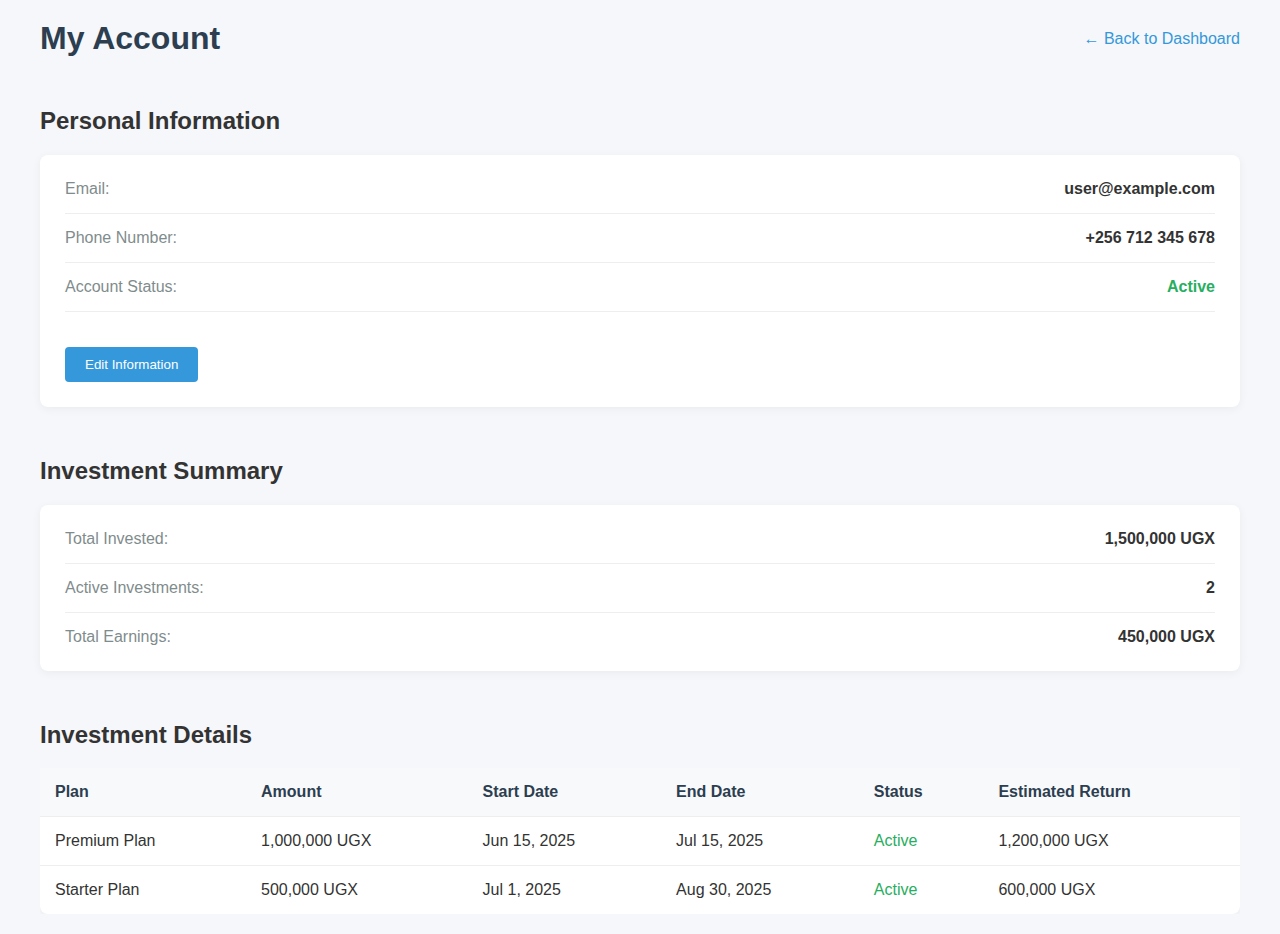
<file: account.html>
<!DOCTYPE html>
<html lang="en">
<head>
    <meta charset="UTF-8">
    <meta name="viewport" content="width=device-width, initial-scale=1.0">
    <title>My Account - InvestPro</title>
    <link rel="stylesheet" href="account.css">
</head>
<body>
    <div class="account-container">
        <header class="account-header">
            <h1>My Account</h1>
            <a href="/dashboard.html" class="back-button">← Back to Dashboard</a>
        </header>

        <div class="account-content">
            <section class="account-info">
                <h2>Personal Information</h2>
                <div class="info-card">
                    <div class="info-item">
                        <span class="info-label">Email:</span>
                        <span id="user-email" class="info-value">loading...</span>
                    </div>
                    <div class="info-item">
                        <span class="info-label">Phone Number:</span>
                        <span id="user-phone" class="info-value">loading...</span>
                    </div>
                    <div class="info-item">
                        <span class="info-label">Account Status:</span>
                        <span id="account-status" class="info-value status-active">Active</span>
                    </div>
                    <button id="edit-info-btn" class="edit-button">Edit Information</button>
                </div>
            </section>

            <section class="investment-summary">
                <h2>Investment Summary</h2>
                <div class="summary-card">
                    <div class="summary-item">
                        <span class="summary-label">Total Invested:</span>
                        <span id="total-invested" class="summary-value">0 UGX</span>
                    </div>
                    <div class="summary-item">
                        <span class="summary-label">Active Investments:</span>
                        <span id="active-investments" class="summary-value">0</span>
                    </div>
                    <div class="summary-item">
                        <span class="summary-label">Total Earnings:</span>
                        <span id="total-earnings" class="summary-value">0 UGX</span>
                    </div>
                </div>
            </section>

            <section class="investment-details">
                <h2>Investment Details</h2>
                <div class="investments-table-container">
                    <table class="investments-table">
                        <thead>
                            <tr>
                                <th>Plan</th>
                                <th>Amount</th>
                                <th>Start Date</th>
                                <th>End Date</th>
                                <th>Status</th>
                                <th>Estimated Return</th>
                            </tr>
                        </thead>
                        <tbody id="investments-list">
                            <!-- Will be populated by JavaScript -->
                        </tbody>
                    </table>
                </div>
            </section>
        </div>
    </div>

    <!-- Edit Info Modal -->
    <div id="edit-modal" class="modal">
        <div class="modal-content">
            <span class="close-modal">&times;</span>
            <h2>Edit Account Information</h2>
            <form id="edit-form">
                <div class="form-group">
                    <label for="edit-email">Email Address</label>
                    <input type="email" id="edit-email" required>
                </div>
                <div class="form-group">
                    <label for="edit-phone">Phone Number</label>
                    <input type="tel" id="edit-phone" required>
                </div>
                <div class="form-group">
                    <label for="current-password">Current Password</label>
                    <input type="password" id="current-password" required>
                </div>
                <button type="submit" class="save-button">Save Changes</button>
            </form>
        </div>
    </div>

    <script src="account.js"></script>
</body>
</html>
</file>
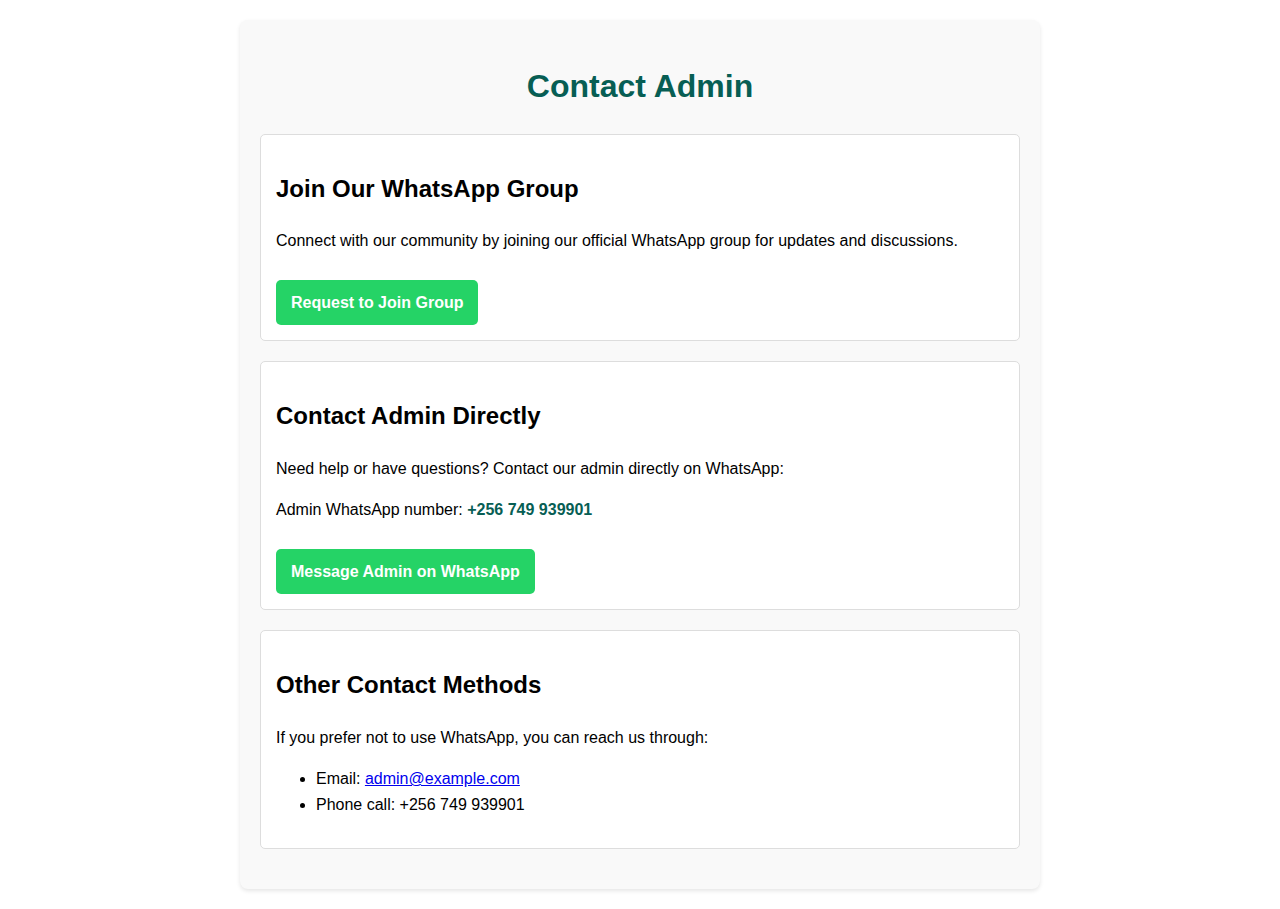
<file: contact.html>
<!DOCTYPE html>
<html lang="en">
<head>
    <meta charset="UTF-8">
    <meta name="viewport" content="width=device-width, initial-scale=1.0">
    <title>Contact Admin</title>
    <style>
        body {
            font-family: Arial, sans-serif;
            max-width: 800px;
            margin: 0 auto;
            padding: 20px;
            line-height: 1.6;
        }
        .container {
            background-color: #f9f9f9;
            border-radius: 8px;
            padding: 20px;
            box-shadow: 0 2px 4px rgba(0,0,0,0.1);
        }
        h1 {
            color: #075e54; /* WhatsApp green */
            text-align: center;
        }
        .contact-option {
            margin: 20px 0;
            padding: 15px;
            border: 1px solid #ddd;
            border-radius: 5px;
            background-color: white;
        }
        .whatsapp-btn {
            display: inline-block;
            background-color: #25D366;
            color: white;
            text-decoration: none;
            padding: 10px 15px;
            border-radius: 5px;
            font-weight: bold;
            margin-top: 10px;
        }
        .whatsapp-btn:hover {
            background-color: #128C7E;
        }
        .admin-number {
            font-weight: bold;
            color: #075e54;
        }
    </style>
</head>
<body>
    <div class="container">
        <h1>Contact Admin</h1>
        
        <div class="contact-option">
            <h2>Join Our WhatsApp Group</h2>
            <p>Connect with our community by joining our official WhatsApp group for updates and discussions.</p>
            <a href="https://wa.me/+256749939901?text=Hi%20Admin,%20I%20would%20like%20to%20join%20the%20WhatsApp%20group" class="whatsapp-btn">
                Request to Join Group
            </a>
        </div>
        
        <div class="contact-option">
            <h2>Contact Admin Directly</h2>
            <p>Need help or have questions? Contact our admin directly on WhatsApp:</p>
            <p>Admin WhatsApp number: <span class="admin-number">+256 749 939901</span></p>
            <a href="https://wa.me/+256749939901?text=Hi%20Admin,%20I%20need%20help%20with..." class="whatsapp-btn">
                Message Admin on WhatsApp
            </a>
        </div>
        
        <div class="contact-option">
            <h2>Other Contact Methods</h2>
            <p>If you prefer not to use WhatsApp, you can reach us through:</p>
            <ul>
                <li>Email: <a href="mailto:admin@example.com">admin@example.com</a></li>
                <li>Phone call: +256 749 939901</li>
            </ul>
        </div>
    </div>
</body>
</html>
</file>
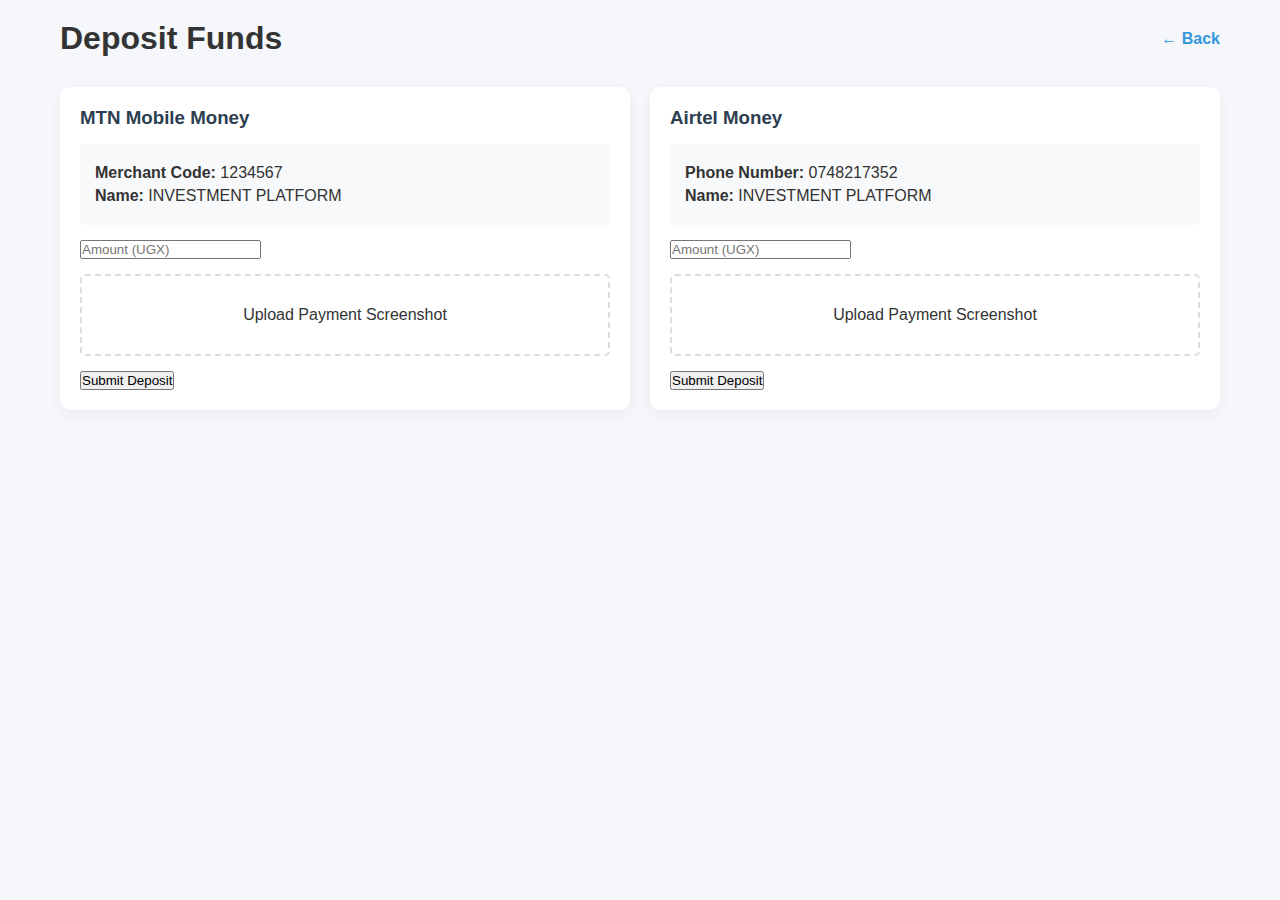
<file: deposit.html>
<!DOCTYPE html>
<html lang="en">
<head>
    <meta charset="UTF-8">
    <title>Deposit Funds</title>
    <link rel="stylesheet" href="style.css">
</head>
<body>
    <div class="container">
        <header>
            <h1>Deposit Funds</h1>
            <a href="dashboard.html" class="back-btn">← Back</a>
        </header>

        <div class="payment-methods">
            <div class="method-card">
                <h3>MTN Mobile Money</h3>
                <div class="merchant-info">
                    <p><strong>Merchant Code:</strong> 1234567</p>
                    <p><strong>Name:</strong> INVESTMENT PLATFORM</p>
                </div>
                <input type="number" placeholder="Amount (UGX)" id="mtn-amount">
                <div class="upload-area" id="mtn-upload">
                    <p>Upload Payment Screenshot</p>
                    <input type="file" id="mtn-screenshot" accept="image/*" hidden>
                </div>
                <button onclick="submitDeposit('mtn')">Submit Deposit</button>
            </div>

            <div class="method-card">
                <h3>Airtel Money</h3>
                <div class="merchant-info">
                    <p><strong>Phone Number:</strong> 0748217352</p>
                    <p><strong>Name:</strong> INVESTMENT PLATFORM</p>
                </div>
                <input type="number" placeholder="Amount (UGX)" id="airtel-amount">
                <div class="upload-area" id="airtel-upload">
                    <p>Upload Payment Screenshot</p>
                    <input type="file" id="airtel-screenshot" accept="image/*" hidden>
                </div>
                <button onclick="submitDeposit('airtel')">Submit Deposit</button>
            </div>
        </div>
    </div>
    <script src="script.js"></script>
</body>
</html>
</file>
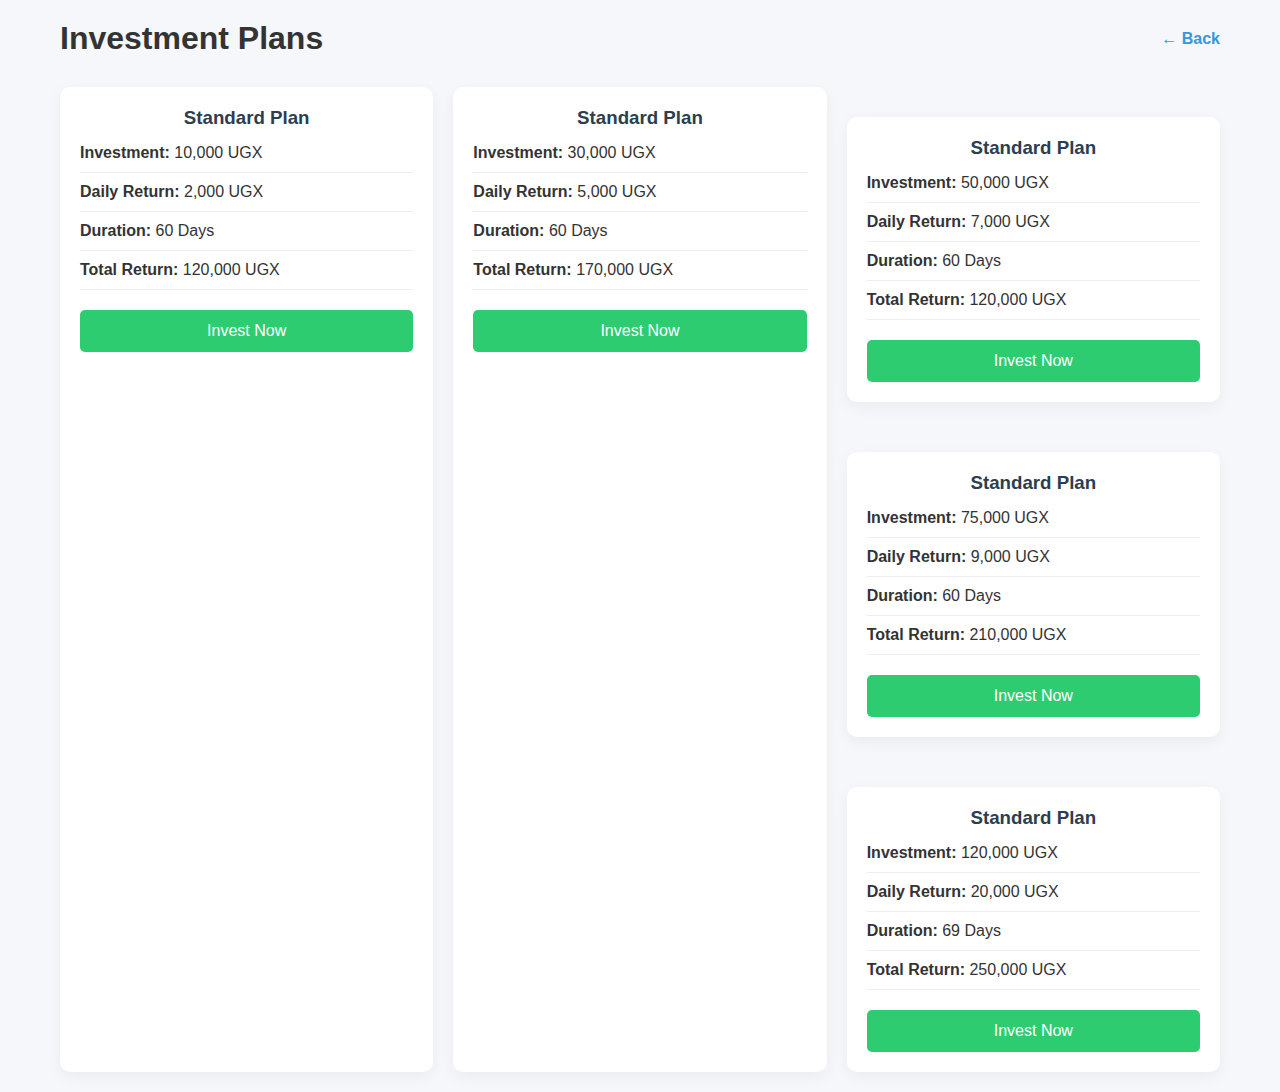
<file: invest.html>
<!DOCTYPE html>
<html lang="en">
<head>
    <meta charset="UTF-8">
    <title>Investment Plans</title>
    <link rel="stylesheet" href="style.css">
</head>
<body>
    <div class="container">
        <header>
            <h1>Investment Plans</h1>
            <a href="dashboard.html" class="back-btn">← Back</a>
        </header>

        <div class="plans-container">
            <div class="plan-card">
                <h3>Standard Plan</h3>
                <div class="plan-details">
                    <p><strong>Investment:</strong> 10,000 UGX</p>
                    <p><strong>Daily Return:</strong> 2,000 UGX</p>
                    <p><strong>Duration:</strong> 60 Days</p>
                    <p><strong>Total Return:</strong> 120,000 UGX</p>
                </div>
                <button onclick="invest(10000, 2000, 60)">Invest Now</button>
            </div>

            <div class="plan-card">
                <h3>Standard Plan</h3>
                <div class="plan-details">
                    <p><strong>Investment:</strong> 30,000 UGX</p>
                    <p><strong>Daily Return:</strong> 5,000 UGX</p>
                    <p><strong>Duration:</strong> 60 Days</p>
                    <p><strong>Total Return:</strong> 170,000 UGX</p>
                </div>
                <button onclick="invest(30000, 5000, 60)">Invest Now</button>
            </div>
            
        <div class="plans-container">
            <div class="plan-card">
                <h3>Standard Plan</h3>
                <div class="plan-details">
                    <p><strong>Investment:</strong> 50,000 UGX</p>
                    <p><strong>Daily Return:</strong> 7,000 UGX</p>
                    <p><strong>Duration:</strong> 60 Days</p>
                    <p><strong>Total Return:</strong> 120,000 UGX</p>
                </div>
                <button onclick="invest(50000, 7000, 60)">Invest Now</button>
            </div>
            
        <div class="plans-container">
            <div class="plan-card">
                <h3>Standard Plan</h3>
                <div class="plan-details">
                    <p><strong>Investment:</strong> 75,000 UGX</p>
                    <p><strong>Daily Return:</strong> 9,000 UGX</p>
                    <p><strong>Duration:</strong> 60 Days</p>
                    <p><strong>Total Return:</strong> 210,000 UGX</p>
                </div>
                <button onclick="invest(75000, 9000, 60)">Invest Now</button>
            </div>

        <div class="plans-container">
            <div class="plan-card">
                <h3>Standard Plan</h3>
                <div class="plan-details">
                    <p><strong>Investment:</strong> 120,000 UGX</p>
                    <p><strong>Daily Return:</strong> 20,000 UGX</p>
                    <p><strong>Duration:</strong> 69 Days</p>
                    <p><strong>Total Return:</strong> 250,000 UGX</p>
                </div>
                <button onclick="invest(120000, 20000, 69)">Invest Now</button>
            </div>
            <!-- Add more plans as needed -->
        </div>
    </div>
    <script src="script.js"></script>
</body>
</html>
</file>
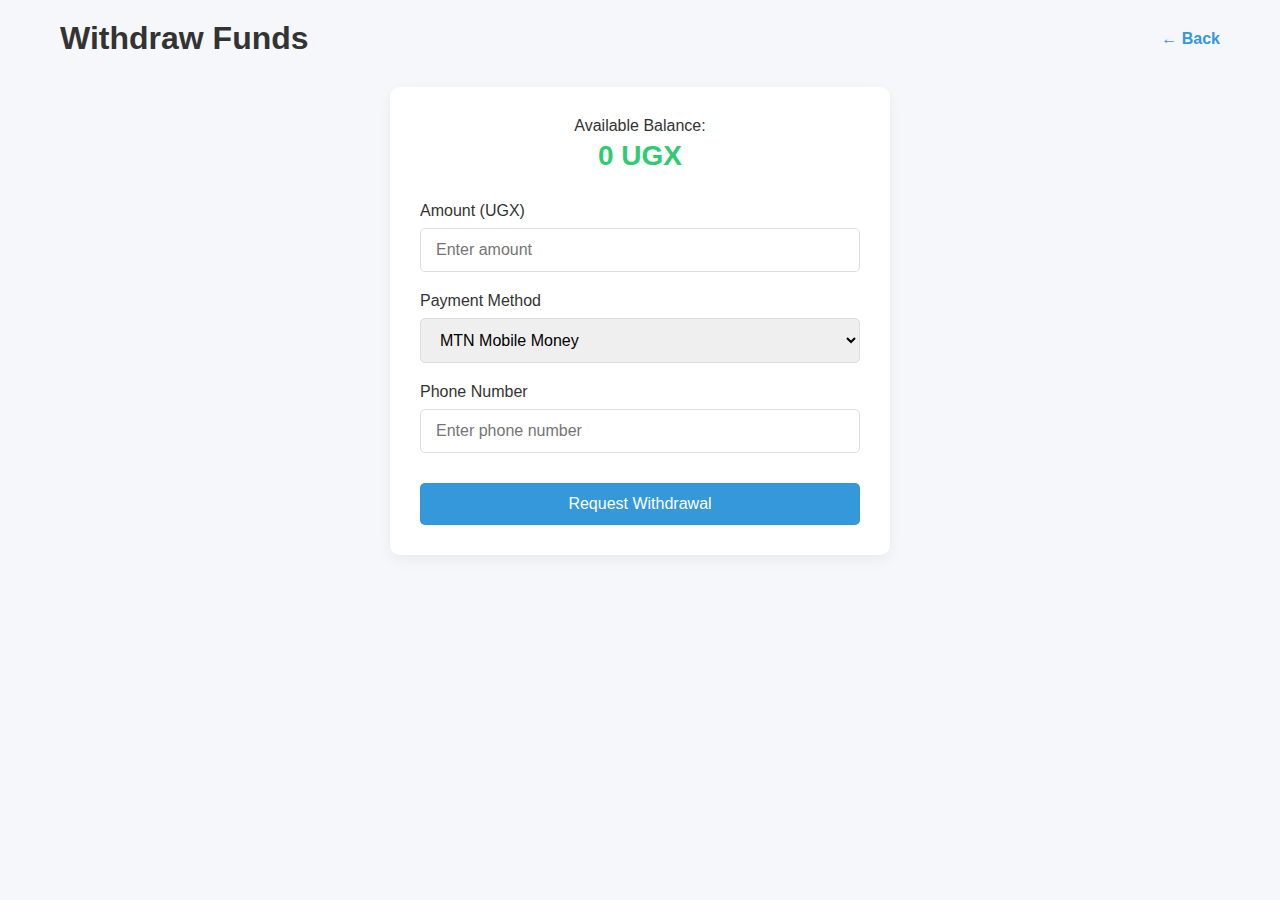
<file: withdraw.html>
<!DOCTYPE html>
<html lang="en">
<head>
    <meta charset="UTF-8">
    <title>Withdraw Funds</title>
    <link rel="stylesheet" href="style.css">
</head>
<body>
    <div class="container">
        <header>
            <h1>Withdraw Funds</h1>
            <a href="dashboard.html" class="back-btn">← Back</a>
        </header>

        <div class="withdraw-form">
            <div class="balance-display">
                <p>Available Balance:</p>
                <h2 id="user-balance">0 UGX</h2>
            </div>

            <div class="form-group">
                <label>Amount (UGX)</label>
                <input type="number" id="withdraw-amount" placeholder="Enter amount">
            </div>

            <div class="form-group">
                <label>Payment Method</label>
                <select id="withdraw-method">
                    <option value="mtn">MTN Mobile Money</option>
                    <option value="airtel">Airtel Money</option>
                </select>
            </div>

            <div class="form-group">
                <label>Phone Number</label>
                <input type="tel" id="withdraw-phone" placeholder="Enter phone number">
            </div>

            <button onclick="submitWithdrawal()">Request Withdrawal</button>
        </div>
    </div>
    <script src="script.js"></script>
</body>
</html>
</file>
<file: account.css>
/* Account Page Styles */
body {
    font-family: 'Segoe UI', Tahoma, Geneva, Verdana, sans-serif;
    background-color: #f5f7fa;
    margin: 0;
    padding: 0;
    color: #333;
}

.account-container {
    max-width: 1200px;
    margin: 0 auto;
    padding: 20px;
}

.account-header {
    display: flex;
    justify-content: space-between;
    align-items: center;
    margin-bottom: 30px;
}

.account-header h1 {
    color: #2c3e50;
    margin: 0;
}

.back-button {
    text-decoration: none;
    color: #3498db;
    font-weight: 500;
}

.back-button:hover {
    text-decoration: underline;
}

.account-content {
    display: grid;
    grid-template-columns: 1fr;
    gap: 30px;
}

.info-card, .summary-card {
    background-color: white;
    border-radius: 8px;
    padding: 25px;
    box-shadow: 0 2px 10px rgba(0, 0, 0, 0.05);
}

.info-item, .summary-item {
    display: flex;
    justify-content: space-between;
    margin-bottom: 15px;
    padding-bottom: 15px;
    border-bottom: 1px solid #eee;
}

.info-item:last-child, .summary-item:last-child {
    border-bottom: none;
    margin-bottom: 0;
    padding-bottom: 0;
}

.info-label, .summary-label {
    font-weight: 500;
    color: #7f8c8d;
}

.info-value, .summary-value {
    font-weight: 600;
}

.status-active {
    color: #27ae60;
}

.status-pending {
    color: #f39c12;
}

.edit-button {
    background-color: #3498db;
    color: white;
    border: none;
    padding: 10px 20px;
    border-radius: 4px;
    cursor: pointer;
    font-weight: 500;
    margin-top: 20px;
    transition: background-color 0.3s;
}

.edit-button:hover {
    background-color: #2980b9;
}

.investments-table-container {
    overflow-x: auto;
}

.investments-table {
    width: 100%;
    border-collapse: collapse;
    background-color: white;
    box-shadow: 0 2px 10px rgba(0, 0, 0, 0.05);
    border-radius: 8px;
}

.investments-table th {
    background-color: #f8f9fa;
    padding: 15px;
    text-align: left;
    font-weight: 600;
    color: #2c3e50;
}

.investments-table td {
    padding: 15px;
    border-top: 1px solid #eee;
}

/* Modal Styles */
.modal {
    display: none;
    position: fixed;
    z-index: 1000;
    left: 0;
    top: 0;
    width: 100%;
    height: 100%;
    background-color: rgba(0, 0, 0, 0.5);
}

.modal-content {
    background-color: white;
    margin: 10% auto;
    padding: 30px;
    border-radius: 8px;
    width: 90%;
    max-width: 500px;
    position: relative;
}

.close-modal {
    position: absolute;
    right: 20px;
    top: 20px;
    font-size: 24px;
    cursor: pointer;
    color: #7f8c8d;
}

.close-modal:hover {
    color: #333;
}

.form-group {
    margin-bottom: 20px;
}

.form-group label {
    display: block;
    margin-bottom: 8px;
    font-weight: 500;
}

.form-group input {
    width: 100%;
    padding: 10px;
    border: 1px solid #ddd;
    border-radius: 4px;
    font-size: 16px;
}

.save-button {
    background-color: #27ae60;
    color: white;
    border: none;
    padding: 12px 20px;
    border-radius: 4px;
    cursor: pointer;
    font-weight: 500;
    width: 100%;
    font-size: 16px;
    transition: background-color 0.3s;
}

.save-button:hover {
    background-color: #219653;
}

@media (max-width: 768px) {
    .account-header {
        flex-direction: column;
        align-items: flex-start;
    }
    
    .back-button {
        margin-top: 10px;
    }
    
    .info-item, .summary-item {
        flex-direction: column;
    }
    
    .info-label, .summary-label {
        margin-bottom: 5px;
    }
}
</file>
<file: style.css>
/* Global Styles */
:root {
    --primary: #3498db;
    --secondary: #2ecc71;
    --dark: #2c3e50;
    --light: #ecf0f1;
    --danger: #e74c3c;
    --warning: #f39c12;
}

* {
    margin: 0;
    padding: 0;
    box-sizing: border-box;
    font-family: 'Segoe UI', Tahoma, Geneva, Verdana, sans-serif;
}

body {
    background-color: #f5f7fa;
    color: #333;
}

.container {
    max-width: 1200px;
    margin: 0 auto;
    padding: 20px;
}

header {
    display: flex;
    justify-content: space-between;
    align-items: center;
    margin-bottom: 30px;
}

.back-btn {
    text-decoration: none;
    color: var(--primary);
    font-weight: bold;
}

/* Auth Styles */
.auth-container {
    display: flex;
    justify-content: center;
    align-items: center;
    min-height: 100vh;
    background: linear-gradient(135deg, var(--primary), var(--secondary));
}

.auth-box {
    background: white;
    border-radius: 10px;
    box-shadow: 0 10px 30px rgba(0, 0, 0, 0.1);
    width: 100%;
    max-width: 400px;
    overflow: hidden;
}

.tabs {
    display: flex;
}

.tab {
    flex: 1;
    padding: 15px;
    text-align: center;
    background: #f8f9fa;
    border: none;
    cursor: pointer;
    font-weight: bold;
    transition: all 0.3s;
}

.tab.active {
    background: white;
    color: var(--primary);
}

.form-container {
    padding: 30px;
}

.form-container h2 {
    margin-bottom: 20px;
    text-align: center;
    color: var(--dark);
}

.form-container input {
    width: 100%;
    padding: 12px 15px;
    margin-bottom: 15px;
    border: 1px solid #ddd;
    border-radius: 5px;
    font-size: 16px;
}

.form-container button {
    width: 100%;
    padding: 12px;
    background: var(--primary);
    color: white;
    border: none;
    border-radius: 5px;
    font-size: 16px;
    cursor: pointer;
    transition: background 0.3s;
}

.form-container button:hover {
    background: #2980b9;
}

/* Payment Methods */
.payment-methods {
    display: grid;
    grid-template-columns: repeat(auto-fit, minmax(300px, 1fr));
    gap: 20px;
    margin-top: 30px;
}

.method-card {
    background: white;
    border-radius: 10px;
    padding: 20px;
    box-shadow: 0 5px 15px rgba(0, 0, 0, 0.05);
}

.method-card h3 {
    color: var(--dark);
    margin-bottom: 15px;
}

.merchant-info {
    background: #f8f9fa;
    padding: 15px;
    border-radius: 5px;
    margin-bottom: 15px;
}

.merchant-info p {
    margin: 5px 0;
}

.upload-area {
    border: 2px dashed #ddd;
    padding: 30px;
    text-align: center;
    margin: 15px 0;
    border-radius: 5px;
    cursor: pointer;
    transition: all 0.3s;
}

.upload-area:hover {
    border-color: var(--primary);
    background: #f8f9fa;
}

/* Investment Plans */
.plans-container {
    display: grid;
    grid-template-columns: repeat(auto-fit, minmax(300px, 1fr));
    gap: 20px;
    margin-top: 30px;
}

.plan-card {
    background: white;
    border-radius: 10px;
    padding: 20px;
    box-shadow: 0 5px 15px rgba(0, 0, 0, 0.05);
    transition: transform 0.3s;
}

.plan-card:hover {
    transform: translateY(-5px);
}

.plan-card h3 {
    color: var(--dark);
    margin-bottom: 15px;
    text-align: center;
}

.plan-details {
    margin-bottom: 20px;
}

.plan-details p {
    margin: 10px 0;
    padding-bottom: 10px;
    border-bottom: 1px solid #eee;
}

.plan-card button {
    width: 100%;
    padding: 12px;
    background: var(--secondary);
    color: white;
    border: none;
    border-radius: 5px;
    font-size: 16px;
    cursor: pointer;
    transition: background 0.3s;
}

.plan-card button:hover {
    background: #27ae60;
}

/* Withdraw Form */
.withdraw-form {
    background: white;
    border-radius: 10px;
    padding: 30px;
    box-shadow: 0 5px 15px rgba(0, 0, 0, 0.05);
    max-width: 500px;
    margin: 0 auto;
}

.balance-display {
    text-align: center;
    margin-bottom: 30px;
}

.balance-display h2 {
    color: var(--secondary);
    font-size: 28px;
    margin-top: 5px;
}

.form-group {
    margin-bottom: 20px;
}

.form-group label {
    display: block;
    margin-bottom: 8px;
    font-weight: 500;
}

.form-group input,
.form-group select {
    width: 100%;
    padding: 12px 15px;
    border: 1px solid #ddd;
    border-radius: 5px;
    font-size: 16px;
}

.withdraw-form button {
    width: 100%;
    padding: 12px;
    background: var(--primary);
    color: white;
    border: none;
    border-radius: 5px;
    font-size: 16px;
    cursor: pointer;
    transition: background 0.3s;
    margin-top: 10px;
}

.withdraw-form button:hover {
    background: #2980b9;
}
</file>
